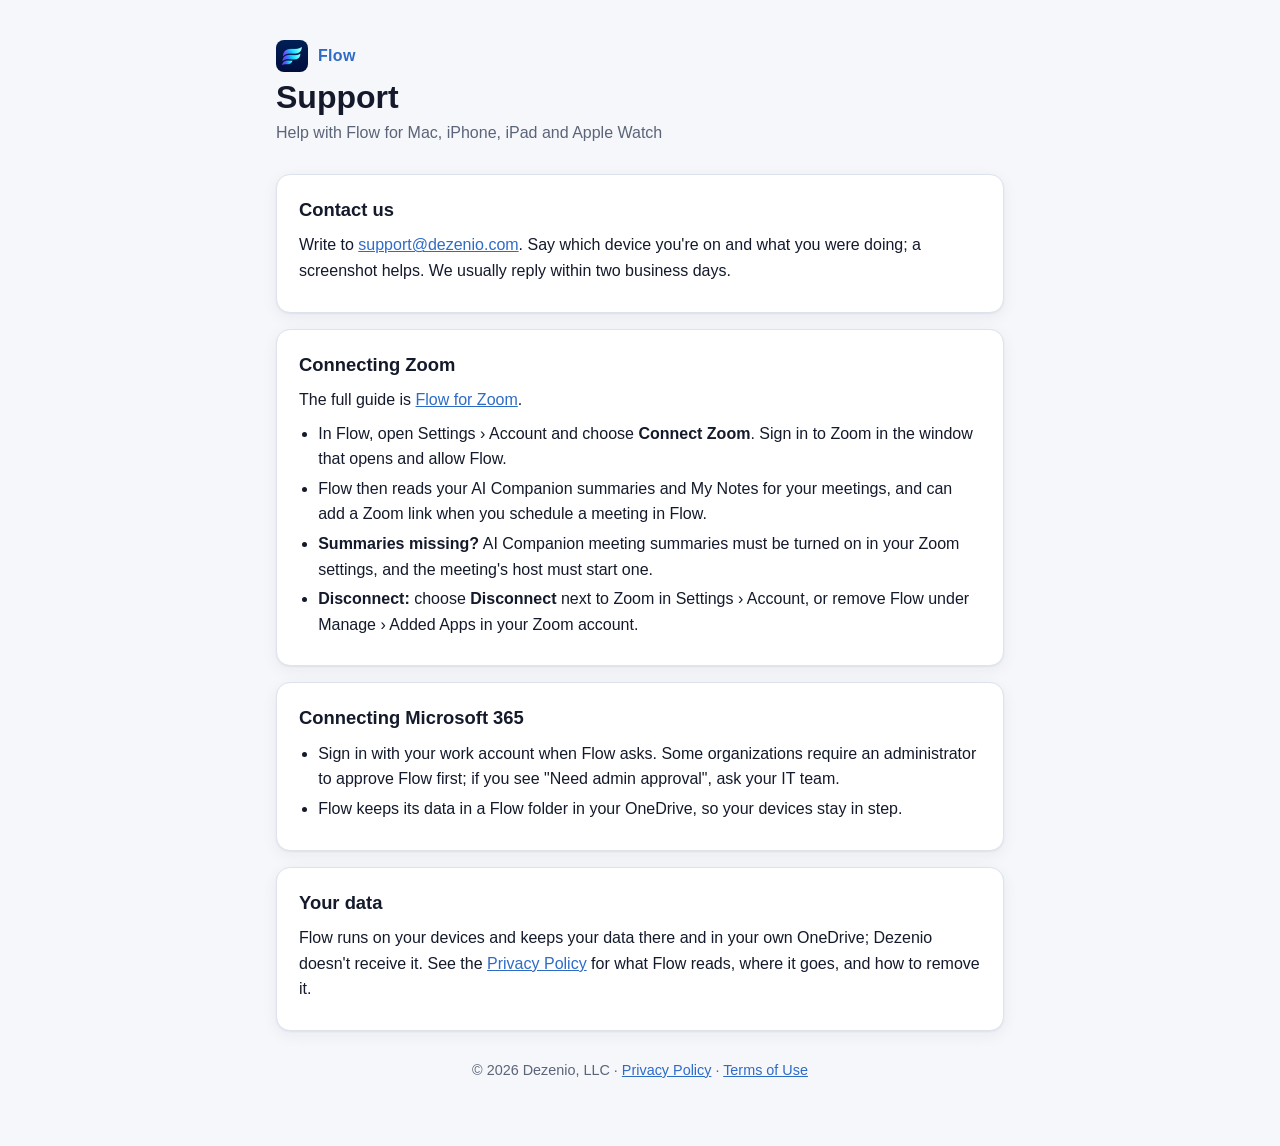
<file: index.html>
<!doctype html>
<html lang="en"><head><meta charset="utf-8">
<meta name="referrer" content="no-referrer">
<meta http-equiv="Content-Security-Policy" content="default-src 'none'; style-src 'self'; img-src 'self'; script-src 'none'; base-uri 'none'; form-action 'none'; object-src 'none'"><title>Flow</title>
<meta http-equiv="refresh" content="0; url=support.html"><link rel="canonical" href="support.html"></head>
<body><a href="support.html">Flow support</a> · <a href="privacy.html">Privacy Policy</a></body></html>
</file>
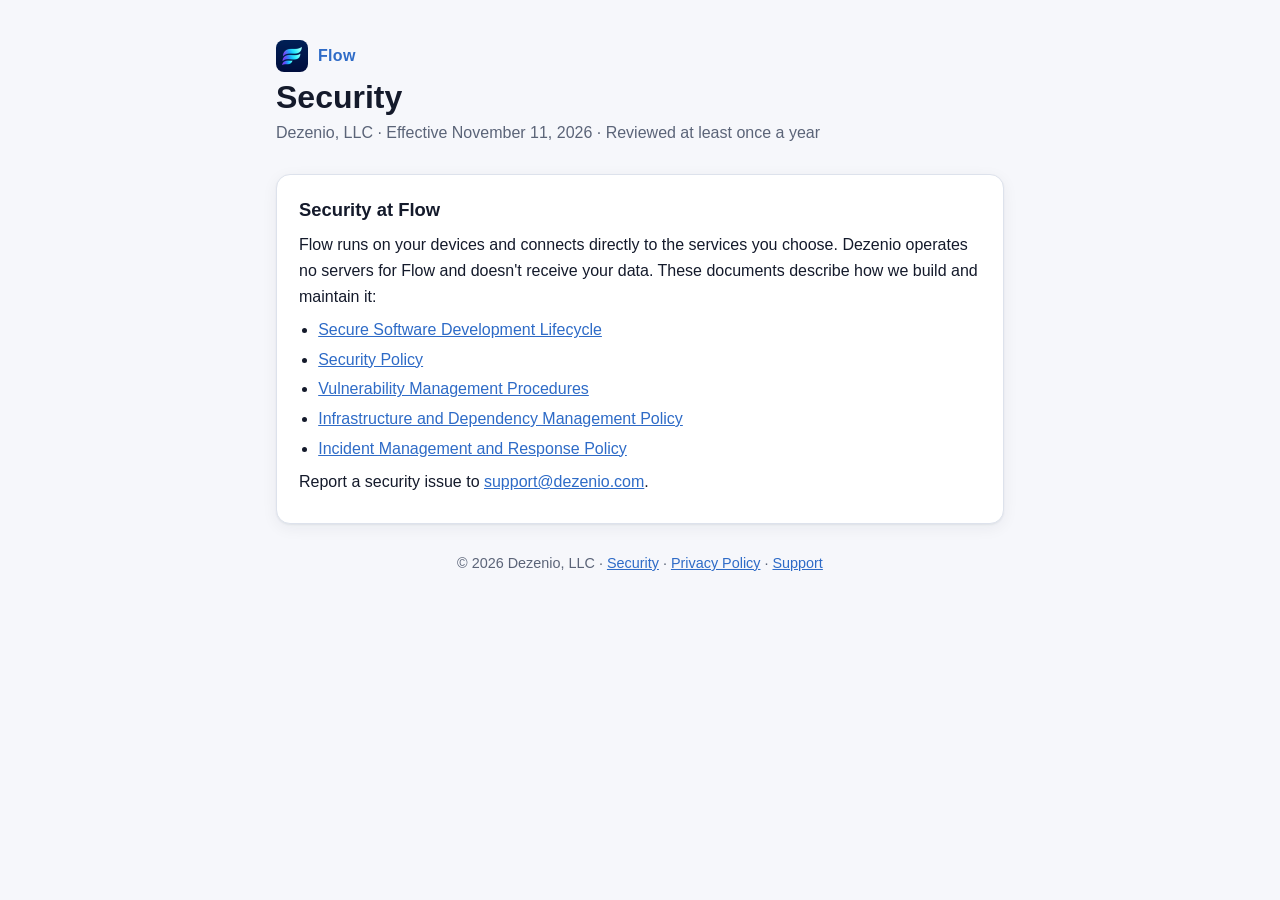
<file: security/index.html>
<!doctype html>
<html lang="en">
<head>
<meta charset="utf-8">
<meta name="referrer" content="no-referrer">
<meta http-equiv="Content-Security-Policy" content="default-src 'none'; style-src 'self'; img-src 'self'; script-src 'none'; base-uri 'none'; form-action 'none'; object-src 'none'">
<meta name="viewport" content="width=device-width, initial-scale=1">
<link rel="icon" href="../icon-64.png">
<link rel="apple-touch-icon" href="../icon-180.png">
<title>Flow Security</title>
<link rel="stylesheet" href="../flow.css">
</head>
<body>
<main>
<header>
  <div class="brand"><img src="../icon-64.png" alt="" width="32" height="32"> Flow</div>
  <h1>Security</h1>
  <p class="meta">Dezenio, LLC · Effective November 11, 2026 · Reviewed at least once a year</p>
</header>
<section>
  <h2>Security at Flow</h2>
  <p>Flow runs on your devices and connects directly to the services you choose. Dezenio operates no servers for Flow and doesn't receive your data. These documents describe how we build and maintain it:</p>
  <ul>
    <li><a href="ssdlc">Secure Software Development Lifecycle</a></li>
    <li><a href="security-policy">Security Policy</a></li>
    <li><a href="vulnerability-management">Vulnerability Management Procedures</a></li>
    <li><a href="dependency-management">Infrastructure and Dependency Management Policy</a></li>
    <li><a href="incident-response">Incident Management and Response Policy</a></li>
  </ul>
  <p>Report a security issue to <a href="mailto:support@dezenio.com">support@dezenio.com</a>.</p>
</section>

<footer>© 2026 Dezenio, LLC · <a href="./">Security</a> · <a href="../privacy">Privacy Policy</a> · <a href="../support">Support</a></footer>
</main>
</body>
</html>
</file>
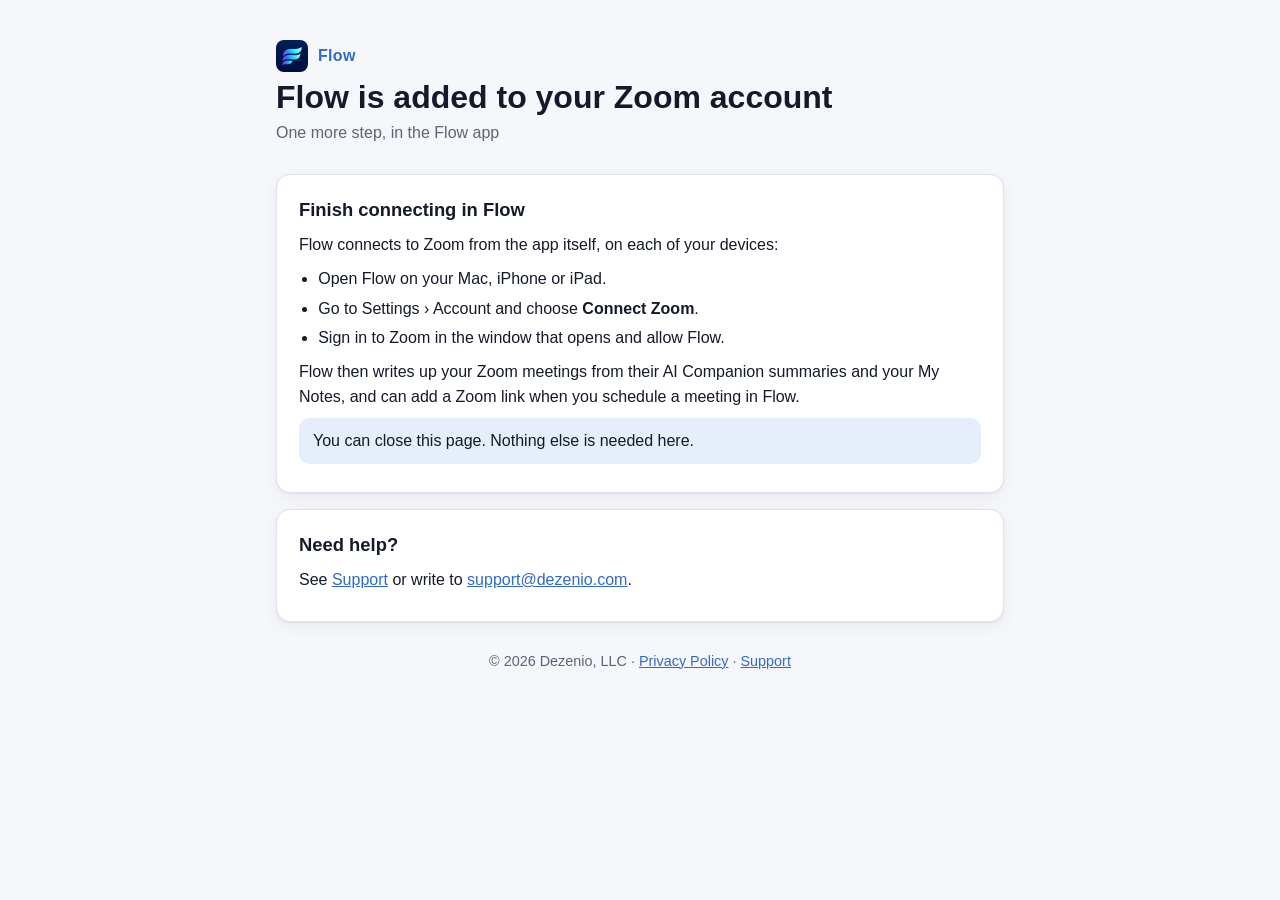
<file: zoom-auth/index.html>
<!doctype html>
<html lang="en">
<head>
<meta charset="utf-8">
<meta http-equiv="Content-Security-Policy" content="default-src 'none'; style-src 'self'; img-src 'self'; script-src 'sha256-W6f67d3V7Sewu71lQyQllf3DorI/m8Qpx/bbJ9abc40='; base-uri 'none'; form-action 'none'; object-src 'none'">
<meta name="viewport" content="width=device-width, initial-scale=1">
<meta name="referrer" content="no-referrer">
<link rel="icon" href="../icon-64.png">
<link rel="apple-touch-icon" href="../icon-180.png">
<title>Flow Added to Zoom</title>
<link rel="stylesheet" href="../flow.css">
</head>
<body>
<main>
<header>
  <div class="brand"><img src="../icon-64.png" alt="" width="32" height="32"> Flow</div>
  <h1>Flow is added to your Zoom account</h1>
  <p class="meta">One more step, in the Flow app</p>
</header>

<section>
  <h2>Finish connecting in Flow</h2>
  <p>Flow connects to Zoom from the app itself, on each of your devices:</p>
  <ul>
    <li>Open Flow on your Mac, iPhone or iPad.</li>
    <li>Go to Settings › Account and choose <strong>Connect Zoom</strong>.</li>
    <li>Sign in to Zoom in the window that opens and allow Flow.</li>
  </ul>
  <p>Flow then writes up your Zoom meetings from their AI Companion summaries and your My Notes,
  and can add a Zoom link when you schedule a meeting in Flow.</p>
  <p class="note">You can close this page. Nothing else is needed here.</p>
</section>

<section>
  <h2>Need help?</h2>
  <p>See <a href="../support">Support</a> or write to
  <a href="mailto:support@dezenio.com">support@dezenio.com</a>.</p>
</section>

<footer>© 2026 Dezenio, LLC · <a href="../privacy">Privacy Policy</a> · <a href="../support">Support</a></footer>
</main>
<script>
  // Drop the one-time code from the address bar and history; Flow doesn't use it.
  if (location.search) history.replaceState(null, "", location.pathname);
</script>
</body>
</html>
</file>
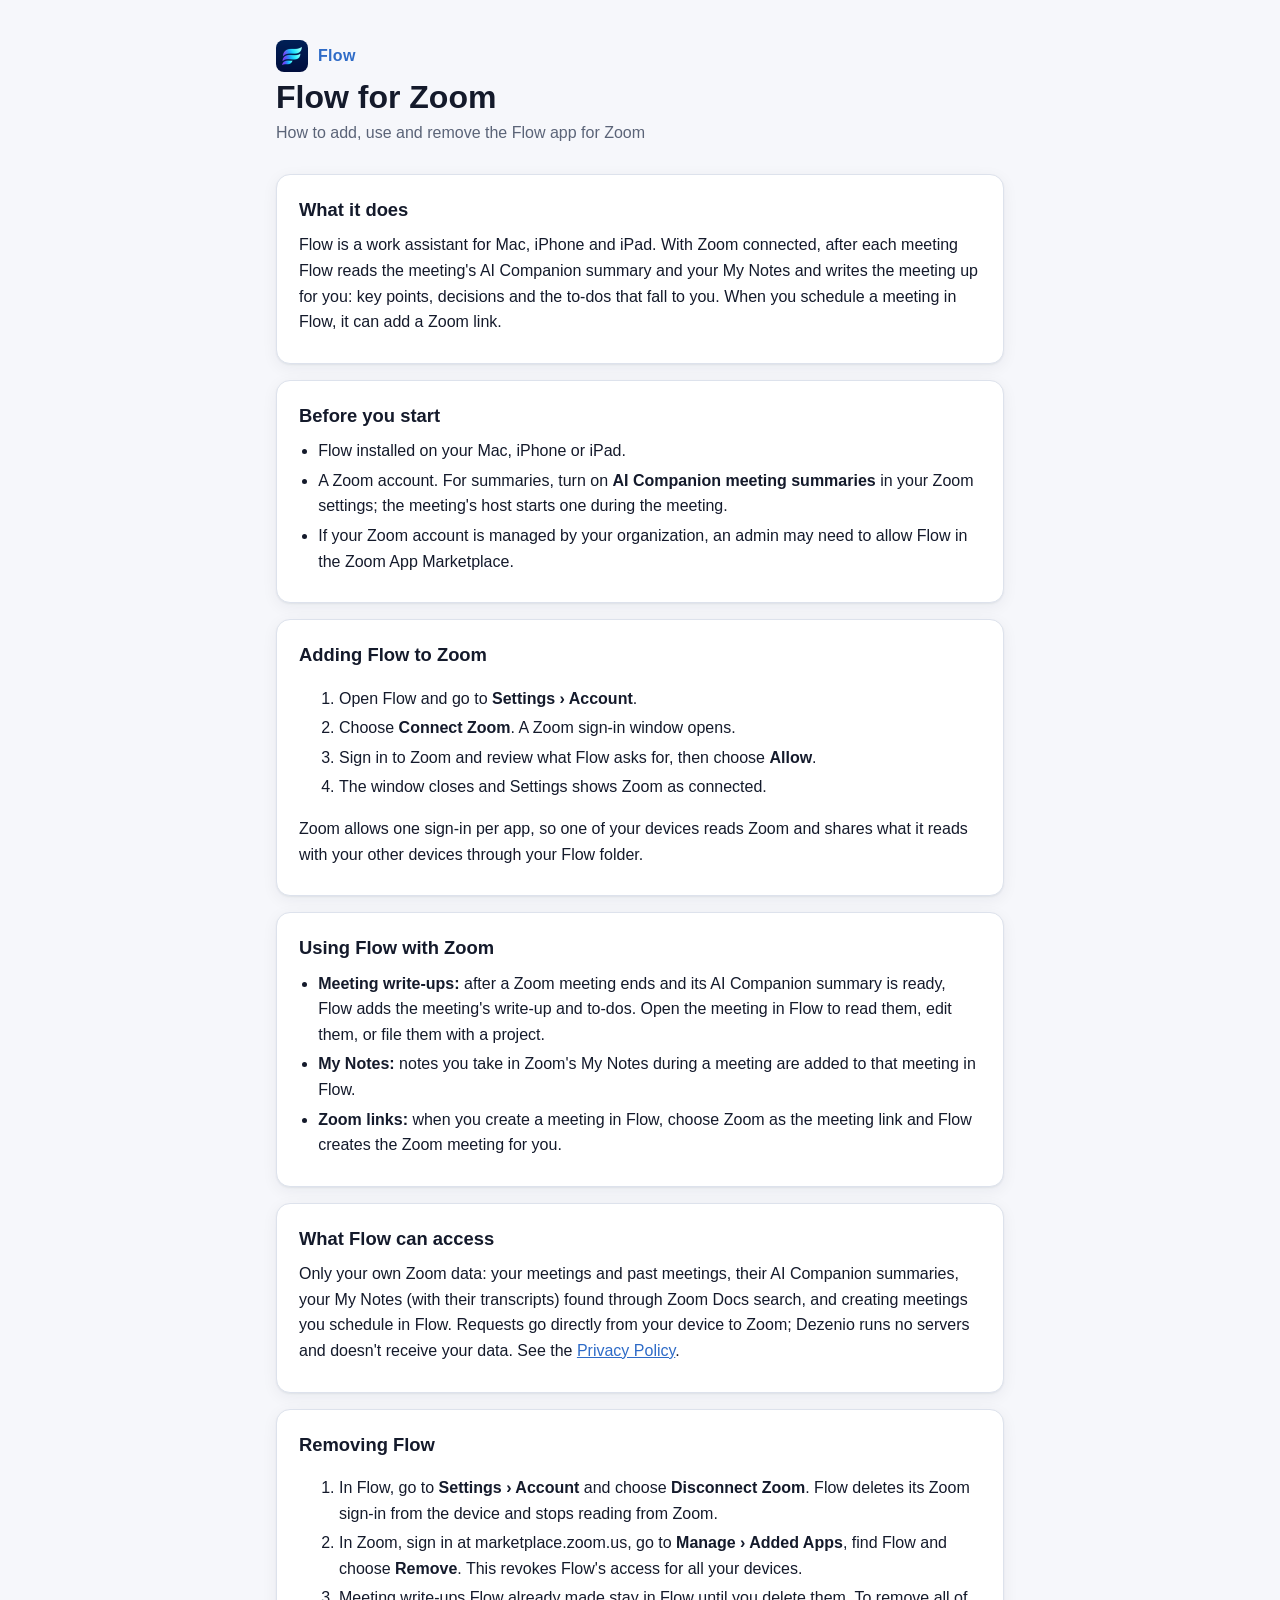
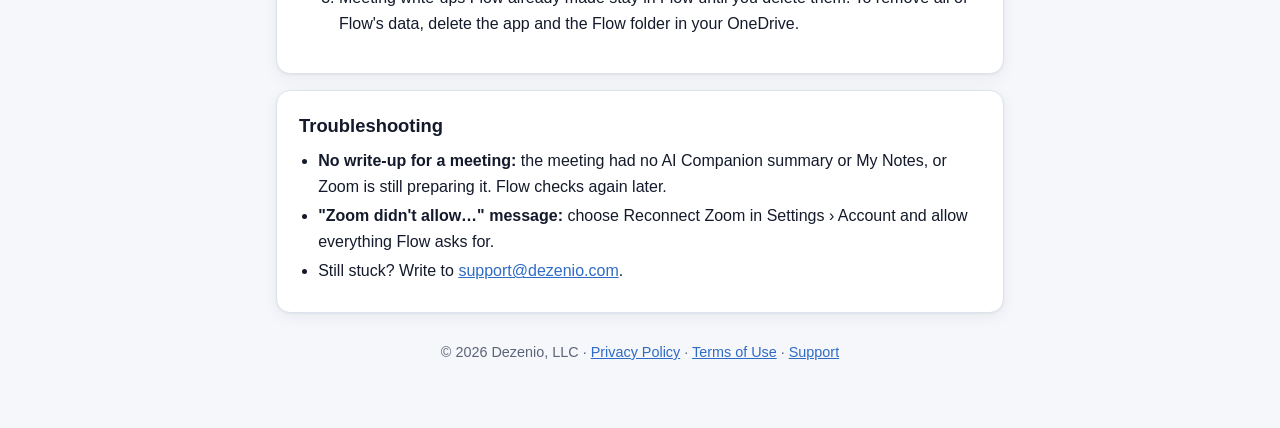
<file: zoom/index.html>
<!doctype html>
<html lang="en">
<head>
<meta charset="utf-8">
<meta name="referrer" content="no-referrer">
<meta http-equiv="Content-Security-Policy" content="default-src 'none'; style-src 'self'; img-src 'self'; script-src 'none'; base-uri 'none'; form-action 'none'; object-src 'none'">
<meta name="viewport" content="width=device-width, initial-scale=1">
<link rel="icon" href="../icon-64.png">
<link rel="apple-touch-icon" href="../icon-180.png">
<title>Flow for Zoom</title>
<link rel="stylesheet" href="../flow.css">
</head>
<body>
<main>
<header>
  <div class="brand"><img src="../icon-64.png" alt="" width="32" height="32"> Flow</div>
  <h1>Flow for Zoom</h1>
  <p class="meta">How to add, use and remove the Flow app for Zoom</p>
</header>

<section>
  <h2>What it does</h2>
  <p>Flow is a work assistant for Mac, iPhone and iPad. With Zoom connected, after each meeting
  Flow reads the meeting's AI Companion summary and your My Notes and writes the meeting up for
  you: key points, decisions and the to-dos that fall to you. When you schedule a meeting in Flow,
  it can add a Zoom link.</p>
</section>

<section>
  <h2>Before you start</h2>
  <ul>
    <li>Flow installed on your Mac, iPhone or iPad.</li>
    <li>A Zoom account. For summaries, turn on <strong>AI Companion meeting summaries</strong> in
    your Zoom settings; the meeting's host starts one during the meeting.</li>
    <li>If your Zoom account is managed by your organization, an admin may need to allow Flow in
    the Zoom App Marketplace.</li>
  </ul>
</section>

<section>
  <h2>Adding Flow to Zoom</h2>
  <ol>
    <li>Open Flow and go to <strong>Settings › Account</strong>.</li>
    <li>Choose <strong>Connect Zoom</strong>. A Zoom sign-in window opens.</li>
    <li>Sign in to Zoom and review what Flow asks for, then choose <strong>Allow</strong>.</li>
    <li>The window closes and Settings shows Zoom as connected.</li>
  </ol>
  <p>Zoom allows one sign-in per app, so one of your devices reads Zoom and shares what it reads
  with your other devices through your Flow folder.</p>
</section>

<section>
  <h2>Using Flow with Zoom</h2>
  <ul>
    <li><strong>Meeting write-ups:</strong> after a Zoom meeting ends and its AI Companion summary
    is ready, Flow adds the meeting's write-up and to-dos. Open the meeting in Flow to read them,
    edit them, or file them with a project.</li>
    <li><strong>My Notes:</strong> notes you take in Zoom's My Notes during a meeting are added to
    that meeting in Flow.</li>
    <li><strong>Zoom links:</strong> when you create a meeting in Flow, choose Zoom as the meeting
    link and Flow creates the Zoom meeting for you.</li>
  </ul>
</section>

<section>
  <h2>What Flow can access</h2>
  <p>Only your own Zoom data: your meetings and past meetings, their AI Companion summaries, your
  My Notes (with their transcripts) found through Zoom Docs search, and creating meetings you
  schedule in Flow. Requests go directly from your device to Zoom; Dezenio runs no servers and
  doesn't receive your data. See the <a href="../privacy">Privacy Policy</a>.</p>
</section>

<section>
  <h2>Removing Flow</h2>
  <ol>
    <li>In Flow, go to <strong>Settings › Account</strong> and choose <strong>Disconnect Zoom</strong>.
    Flow deletes its Zoom sign-in from the device and stops reading from Zoom.</li>
    <li>In Zoom, sign in at marketplace.zoom.us, go to <strong>Manage › Added Apps</strong>, find
    Flow and choose <strong>Remove</strong>. This revokes Flow's access for all your devices.</li>
    <li>Meeting write-ups Flow already made stay in Flow until you delete them. To remove all of
    Flow's data, delete the app and the Flow folder in your OneDrive.</li>
  </ol>
</section>

<section>
  <h2>Troubleshooting</h2>
  <ul>
    <li><strong>No write-up for a meeting:</strong> the meeting had no AI Companion summary or My
    Notes, or Zoom is still preparing it. Flow checks again later.</li>
    <li><strong>"Zoom didn't allow…" message:</strong> choose Reconnect Zoom in Settings › Account
    and allow everything Flow asks for.</li>
    <li>Still stuck? Write to <a href="mailto:support@dezenio.com">support@dezenio.com</a>.</li>
  </ul>
</section>

<footer>© 2026 Dezenio, LLC · <a href="../privacy">Privacy Policy</a> · <a href="../terms">Terms of Use</a> · <a href="../support">Support</a></footer>
</main>
</body>
</html>
</file>
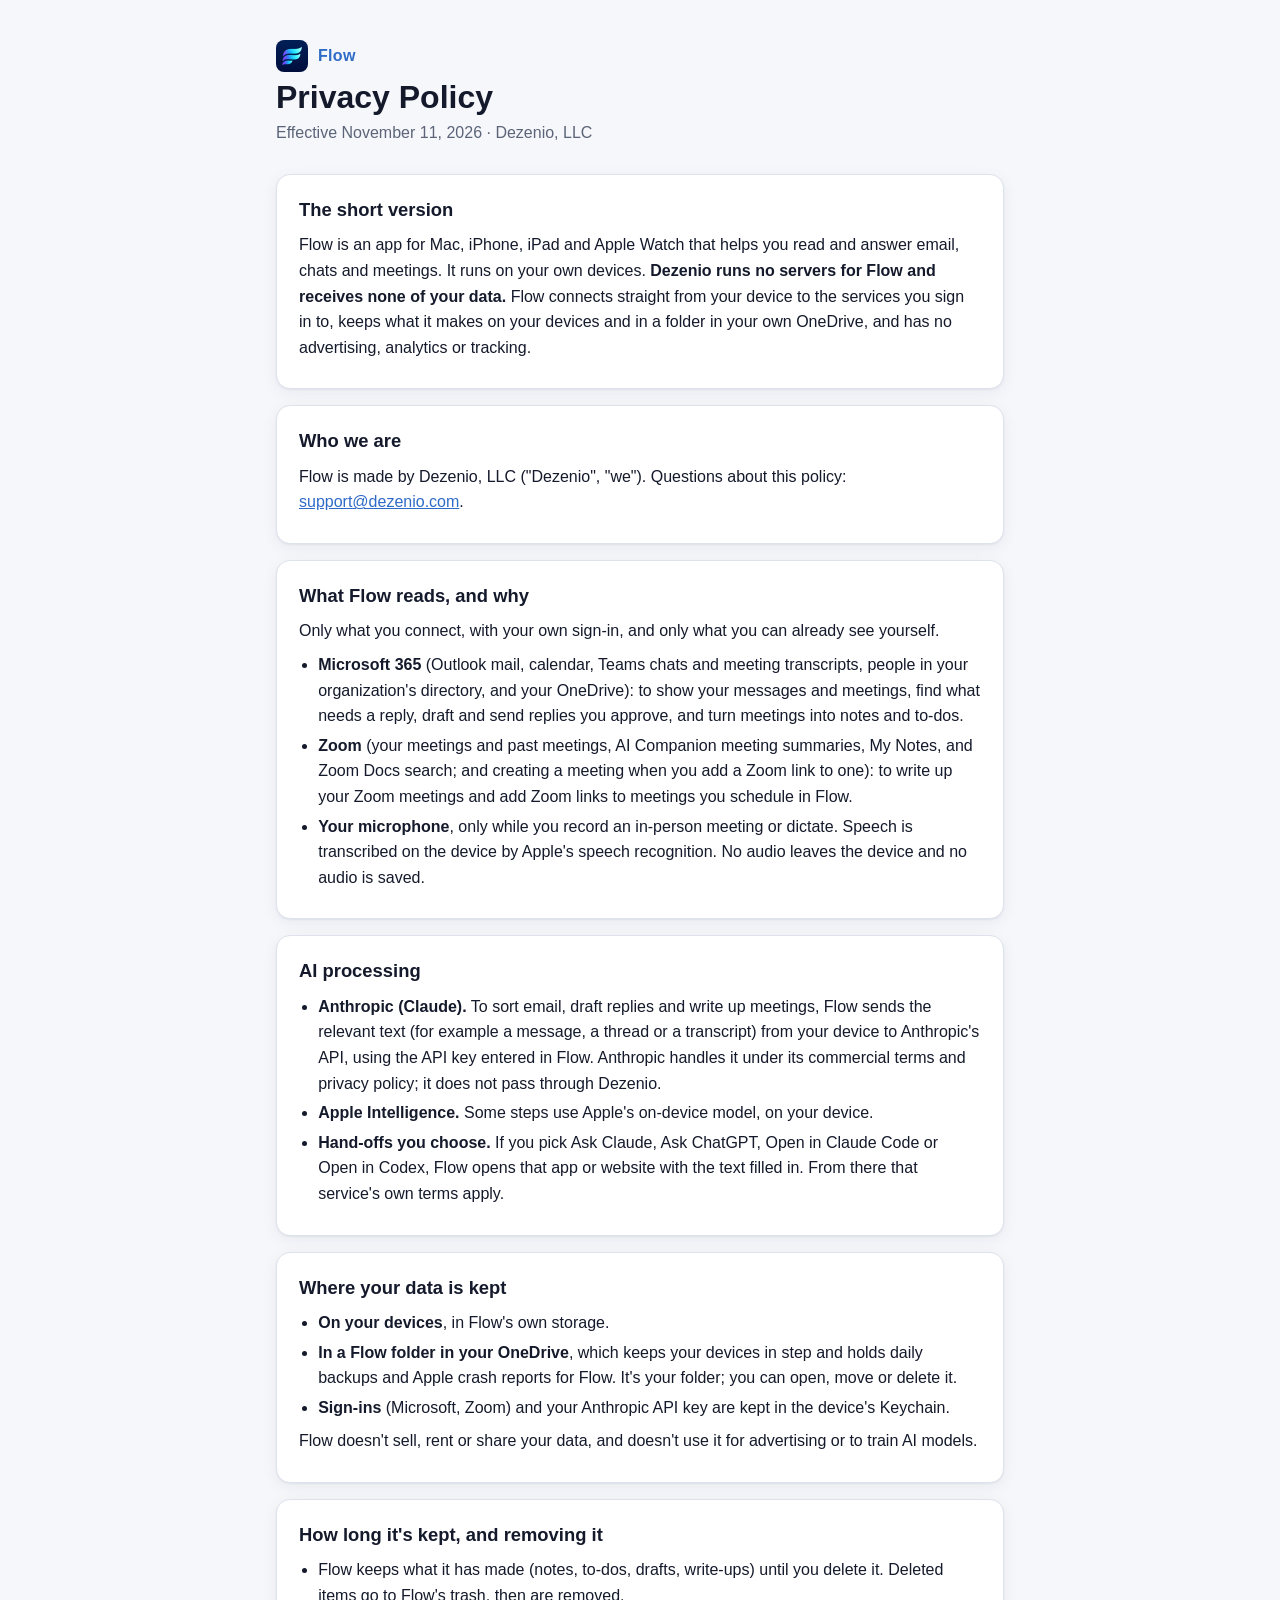
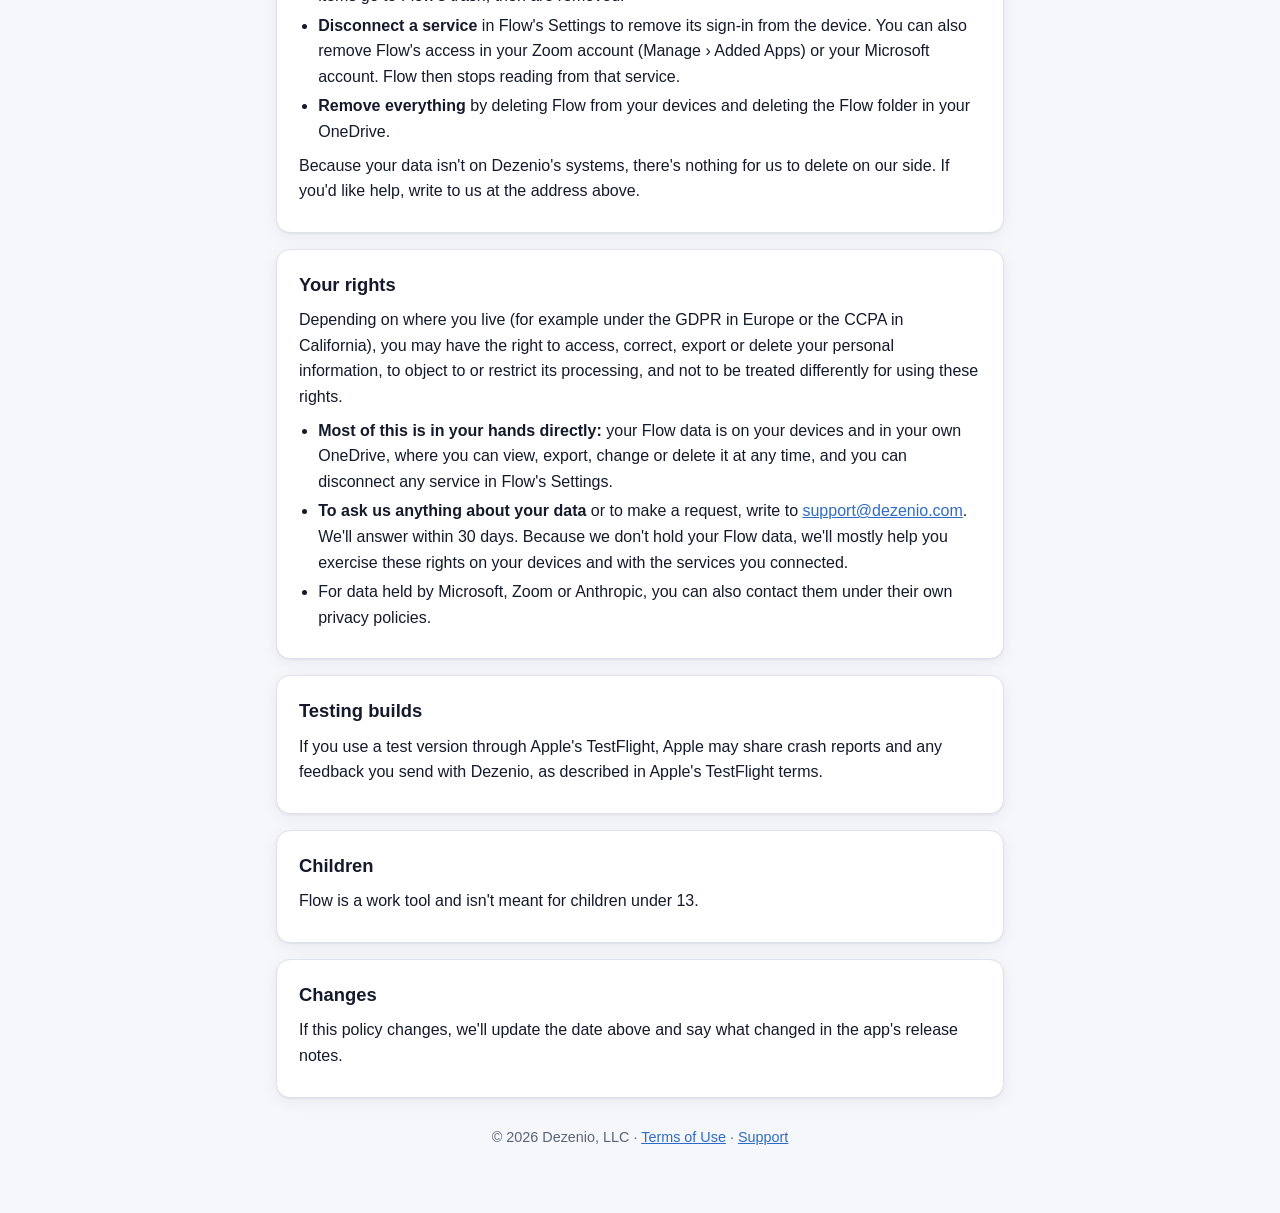
<file: privacy.html>
<!doctype html>
<html lang="en">
<head>
<meta charset="utf-8">
<meta name="referrer" content="no-referrer">
<meta http-equiv="Content-Security-Policy" content="default-src 'none'; style-src 'self'; img-src 'self'; script-src 'none'; base-uri 'none'; form-action 'none'; object-src 'none'">
<meta name="viewport" content="width=device-width, initial-scale=1">
<link rel="icon" href="icon-64.png">
<link rel="apple-touch-icon" href="icon-180.png">
<title>Flow Privacy Policy</title>
<link rel="stylesheet" href="flow.css">
</head>
<body>
<main>
<header>
  <div class="brand"><img src="icon-64.png" alt="" width="32" height="32"> Flow</div>
  <h1>Privacy Policy</h1>
  <p class="meta">Effective November 11, 2026 · Dezenio, LLC</p>
</header>

<section>
  <h2>The short version</h2>
  <p>Flow is an app for Mac, iPhone, iPad and Apple Watch that helps you read and answer email,
  chats and meetings. It runs on your own devices. <strong>Dezenio runs no servers for Flow and
  receives none of your data.</strong> Flow connects straight from your device to the services
  you sign in to, keeps what it makes on your devices and in a folder in your own OneDrive, and
  has no advertising, analytics or tracking.</p>
</section>

<section>
  <h2>Who we are</h2>
  <p>Flow is made by Dezenio, LLC ("Dezenio", "we"). Questions about this policy:
  <a href="mailto:support@dezenio.com">support@dezenio.com</a>.</p>
</section>

<section>
  <h2>What Flow reads, and why</h2>
  <p>Only what you connect, with your own sign-in, and only what you can already see yourself.</p>
  <ul>
    <li><strong>Microsoft 365</strong> (Outlook mail, calendar, Teams chats and meeting
    transcripts, people in your organization's directory, and your OneDrive): to show your
    messages and meetings, find what needs a reply, draft and send replies you approve, and turn
    meetings into notes and to-dos.</li>
    <li><strong>Zoom</strong> (your meetings and past meetings, AI Companion meeting summaries,
    My Notes, and Zoom Docs search; and creating a meeting when you add a Zoom link to one): to
    write up your Zoom meetings and add Zoom links to meetings you schedule in Flow.</li>
    <li><strong>Your microphone</strong>, only while you record an in-person meeting or dictate.
    Speech is transcribed on the device by Apple's speech recognition. No audio leaves the
    device and no audio is saved.</li>
  </ul>
</section>

<section>
  <h2>AI processing</h2>
  <ul>
    <li><strong>Anthropic (Claude).</strong> To sort email, draft replies and write up meetings,
    Flow sends the relevant text (for example a message, a thread or a transcript) from your
    device to Anthropic's API, using the API key entered in Flow. Anthropic handles it under its
    commercial terms and privacy policy; it does not pass through Dezenio.</li>
    <li><strong>Apple Intelligence.</strong> Some steps use Apple's on-device model, on your
    device.</li>
    <li><strong>Hand-offs you choose.</strong> If you pick Ask Claude, Ask ChatGPT, Open in Claude Code
    or Open in Codex, Flow opens that app or website with the text filled in. From there that
    service's own terms apply.</li>
  </ul>
</section>

<section>
  <h2>Where your data is kept</h2>
  <ul>
    <li><strong>On your devices</strong>, in Flow's own storage.</li>
    <li><strong>In a Flow folder in your OneDrive</strong>, which keeps your devices in step and
    holds daily backups and Apple crash reports for Flow. It's your folder; you can open, move or
    delete it.</li>
    <li><strong>Sign-ins</strong> (Microsoft, Zoom) and your Anthropic API key are kept in the
    device's Keychain.</li>
  </ul>
  <p>Flow doesn't sell, rent or share your data, and doesn't use it for advertising or to train
  AI models.</p>
</section>

<section>
  <h2>How long it's kept, and removing it</h2>
  <ul>
    <li>Flow keeps what it has made (notes, to-dos, drafts, write-ups) until you delete it.
    Deleted items go to Flow's trash, then are removed.</li>
    <li><strong>Disconnect a service</strong> in Flow's Settings to remove its sign-in from the
    device. You can also remove Flow's access in your Zoom account (Manage › Added Apps) or your
    Microsoft account. Flow then stops reading from that service.</li>
    <li><strong>Remove everything</strong> by deleting Flow from your devices and deleting the
    Flow folder in your OneDrive.</li>
  </ul>
  <p>Because your data isn't on Dezenio's systems, there's nothing for us to delete on our side.
  If you'd like help, write to us at the address above.</p>
</section>

<section>
  <h2>Your rights</h2>
  <p>Depending on where you live (for example under the GDPR in Europe or the CCPA in California),
  you may have the right to access, correct, export or delete your personal information, to object
  to or restrict its processing, and not to be treated differently for using these rights.</p>
  <ul>
    <li><strong>Most of this is in your hands directly:</strong> your Flow data is on your devices
    and in your own OneDrive, where you can view, export, change or delete it at any time, and you
    can disconnect any service in Flow's Settings.</li>
    <li><strong>To ask us anything about your data</strong> or to make a request, write to
    <a href="mailto:support@dezenio.com">support@dezenio.com</a>. We'll answer within 30 days.
    Because we don't hold your Flow data, we'll mostly help you exercise these rights on your
    devices and with the services you connected.</li>
    <li>For data held by Microsoft, Zoom or Anthropic, you can also contact them under their own
    privacy policies.</li>
  </ul>
</section>

<section>
  <h2>Testing builds</h2>
  <p>If you use a test version through Apple's TestFlight, Apple may share crash reports and
  any feedback you send with Dezenio, as described in Apple's TestFlight terms.</p>
</section>

<section>
  <h2>Children</h2>
  <p>Flow is a work tool and isn't meant for children under 13.</p>
</section>

<section>
  <h2>Changes</h2>
  <p>If this policy changes, we'll update the date above and say what changed in the app's
  release notes.</p>
</section>

<footer>© 2026 Dezenio, LLC · <a href="terms">Terms of Use</a> · <a href="support">Support</a></footer>
</main>
</body>
</html>
</file>
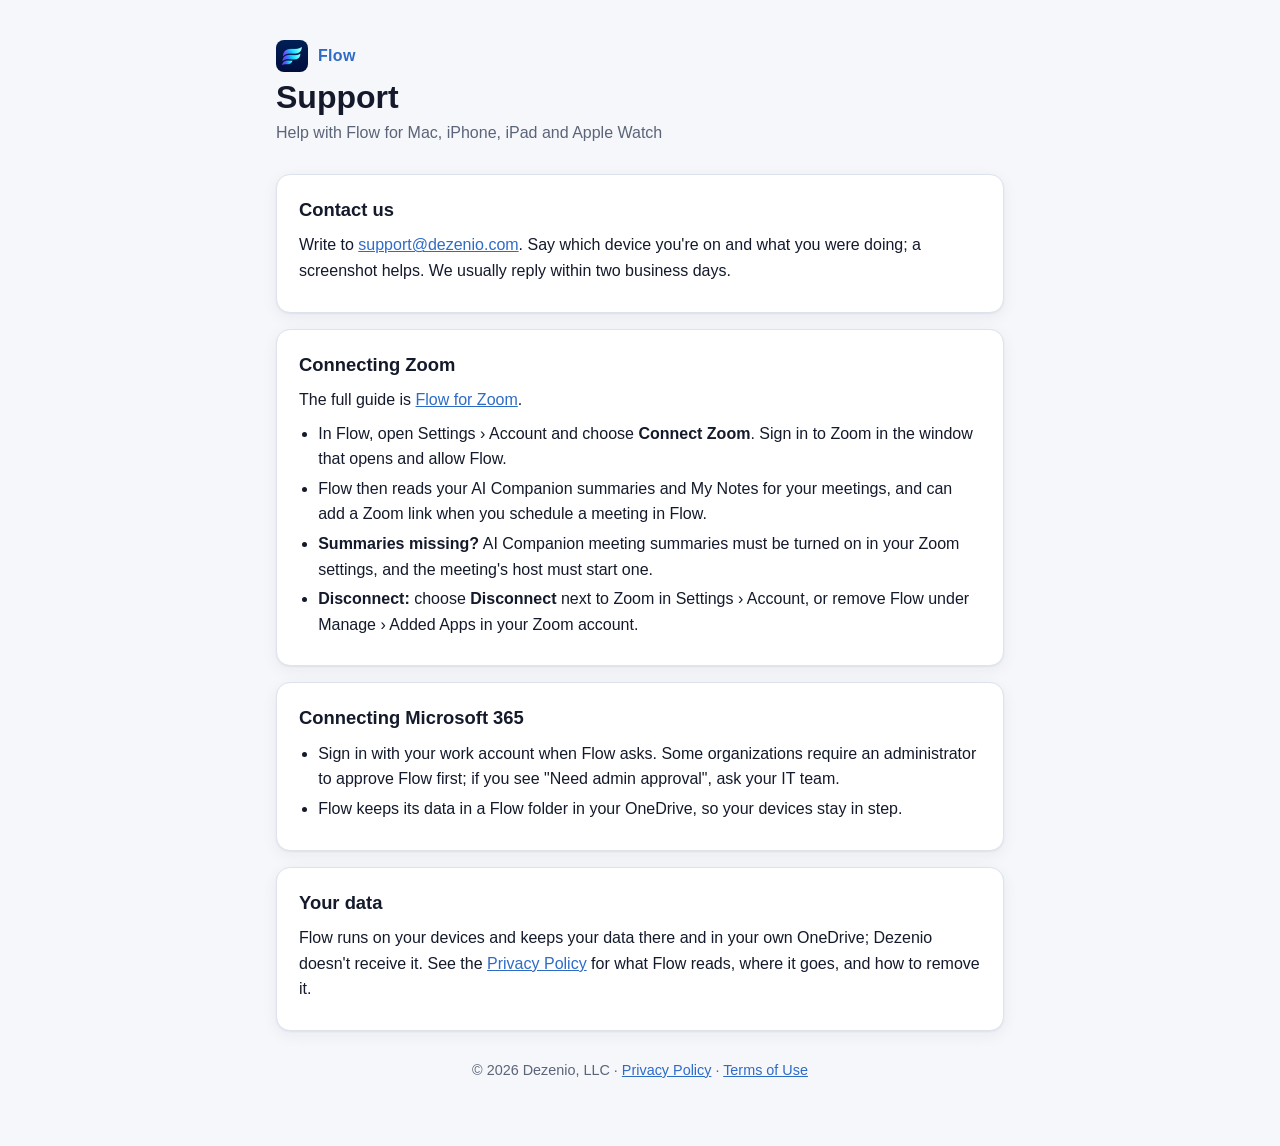
<file: support.html>
<!doctype html>
<html lang="en">
<head>
<meta charset="utf-8">
<meta name="referrer" content="no-referrer">
<meta http-equiv="Content-Security-Policy" content="default-src 'none'; style-src 'self'; img-src 'self'; script-src 'none'; base-uri 'none'; form-action 'none'; object-src 'none'">
<meta name="viewport" content="width=device-width, initial-scale=1">
<link rel="icon" href="icon-64.png">
<link rel="apple-touch-icon" href="icon-180.png">
<title>Flow Support</title>
<link rel="stylesheet" href="flow.css">
</head>
<body>
<main>
<header>
  <div class="brand"><img src="icon-64.png" alt="" width="32" height="32"> Flow</div>
  <h1>Support</h1>
  <p class="meta">Help with Flow for Mac, iPhone, iPad and Apple Watch</p>
</header>

<section>
  <h2>Contact us</h2>
  <p>Write to <a href="mailto:support@dezenio.com">support@dezenio.com</a>. Say which device you're on and
  what you were doing; a screenshot helps. We usually reply within two business days.</p>
</section>

<section>
  <h2>Connecting Zoom</h2>
  <p>The full guide is <a href="zoom/">Flow for Zoom</a>.</p>
  <ul>
    <li>In Flow, open Settings › Account and choose <strong>Connect Zoom</strong>. Sign in to
    Zoom in the window that opens and allow Flow.</li>
    <li>Flow then reads your AI Companion summaries and My Notes for your meetings, and can add a
    Zoom link when you schedule a meeting in Flow.</li>
    <li><strong>Summaries missing?</strong> AI Companion meeting summaries must be turned on in
    your Zoom settings, and the meeting's host must start one.</li>
    <li><strong>Disconnect:</strong> choose <strong>Disconnect</strong> next to Zoom in Settings › Account, or remove Flow under
    Manage › Added Apps in your Zoom account.</li>
  </ul>
</section>

<section>
  <h2>Connecting Microsoft 365</h2>
  <ul>
    <li>Sign in with your work account when Flow asks. Some organizations require an
    administrator to approve Flow first; if you see "Need admin approval", ask your IT team.</li>
    <li>Flow keeps its data in a Flow folder in your OneDrive, so your devices stay in step.</li>
  </ul>
</section>

<section>
  <h2>Your data</h2>
  <p>Flow runs on your devices and keeps your data there and in your own OneDrive; Dezenio
  doesn't receive it. See the <a href="privacy.html">Privacy Policy</a> for what Flow reads,
  where it goes, and how to remove it.</p>
</section>

<footer>© 2026 Dezenio, LLC · <a href="privacy">Privacy Policy</a> · <a href="terms">Terms of Use</a></footer>
</main>
</body>
</html>
</file>
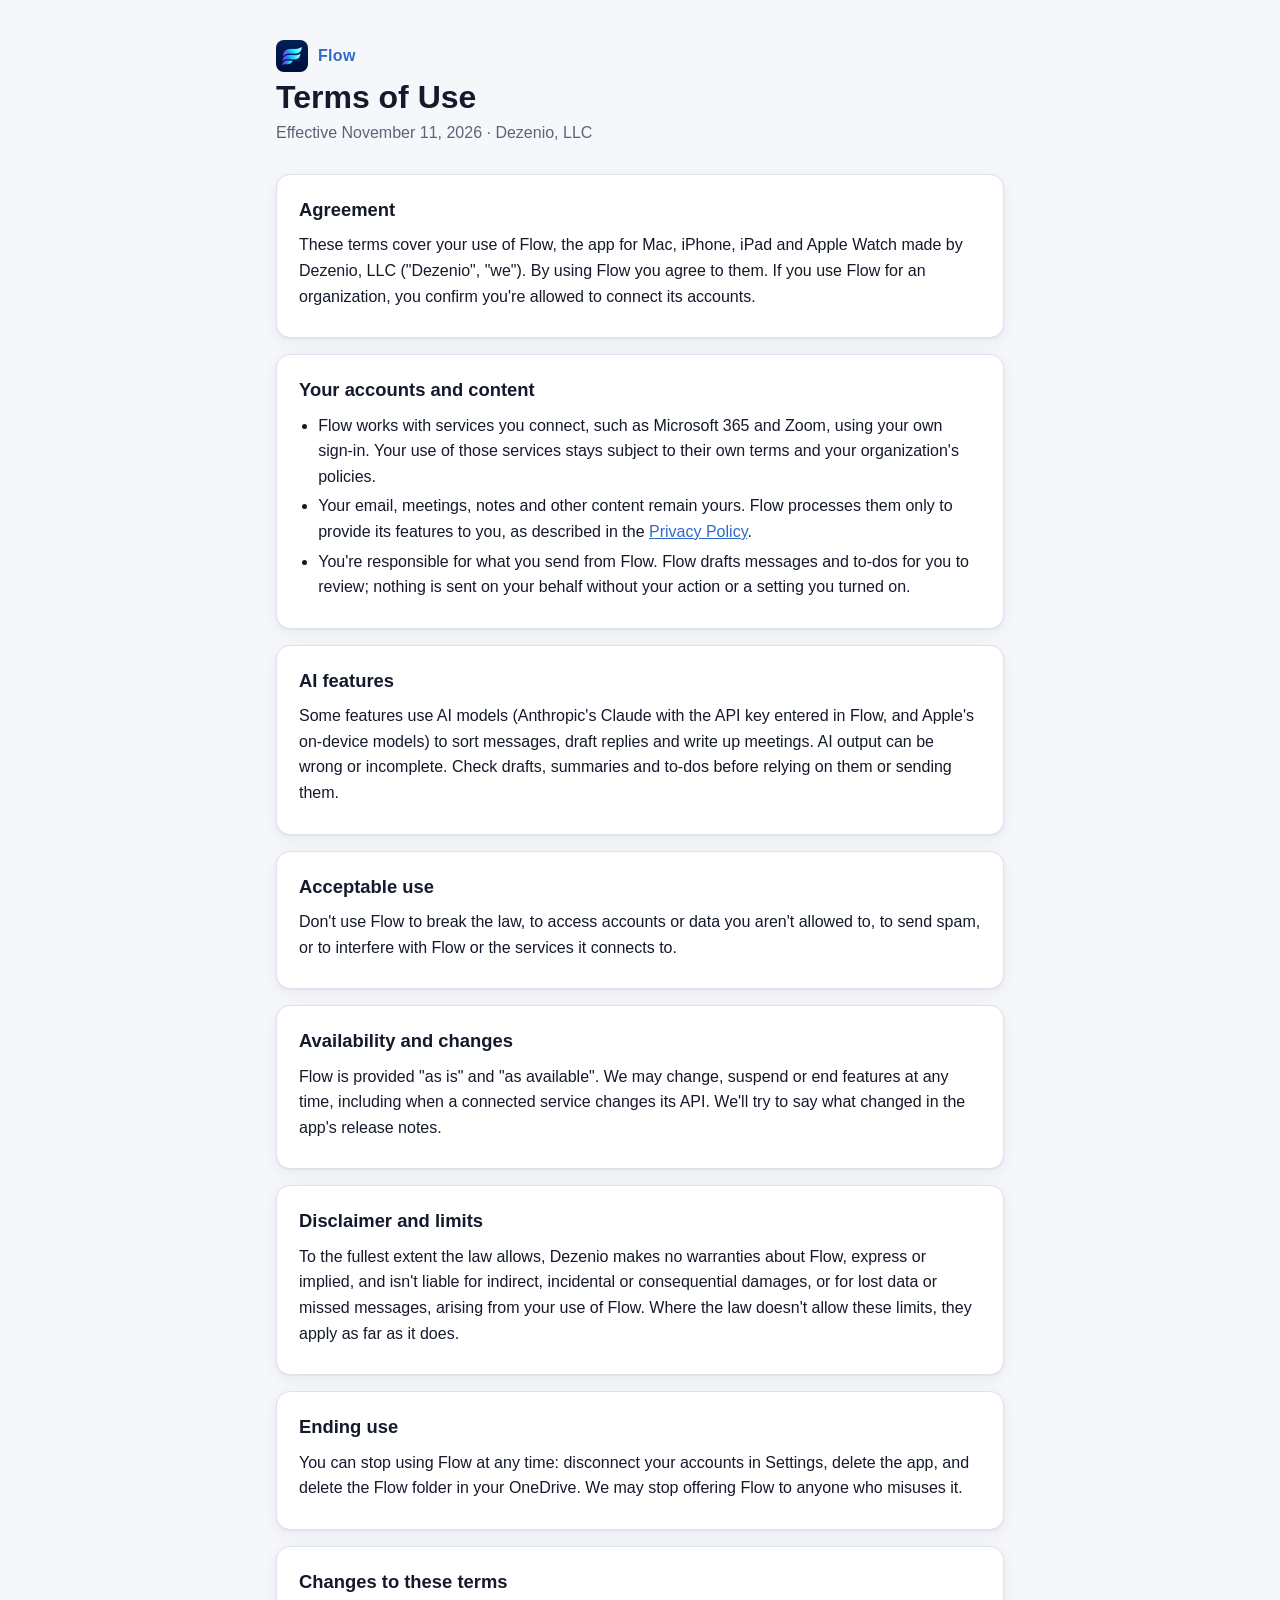
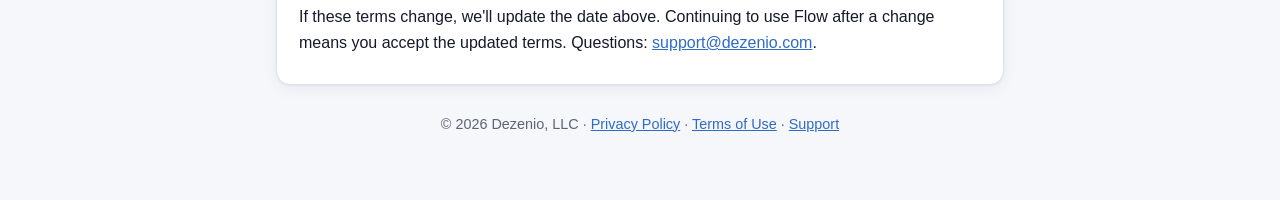
<file: terms.html>
<!doctype html>
<html lang="en">
<head>
<meta charset="utf-8">
<meta name="referrer" content="no-referrer">
<meta http-equiv="Content-Security-Policy" content="default-src 'none'; style-src 'self'; img-src 'self'; script-src 'none'; base-uri 'none'; form-action 'none'; object-src 'none'">
<meta name="viewport" content="width=device-width, initial-scale=1">
<link rel="icon" href="icon-64.png">
<link rel="apple-touch-icon" href="icon-180.png">
<title>Flow Terms of Use</title>
<link rel="stylesheet" href="flow.css">
</head>
<body>
<main>
<header>
  <div class="brand"><img src="icon-64.png" alt="" width="32" height="32"> Flow</div>
  <h1>Terms of Use</h1>
  <p class="meta">Effective November 11, 2026 · Dezenio, LLC</p>
</header>

<section>
  <h2>Agreement</h2>
  <p>These terms cover your use of Flow, the app for Mac, iPhone, iPad and Apple Watch made by
  Dezenio, LLC ("Dezenio", "we"). By using Flow you agree to them. If you use Flow for an
  organization, you confirm you're allowed to connect its accounts.</p>
</section>

<section>
  <h2>Your accounts and content</h2>
  <ul>
    <li>Flow works with services you connect, such as Microsoft 365 and Zoom, using your own
    sign-in. Your use of those services stays subject to their own terms and your organization's
    policies.</li>
    <li>Your email, meetings, notes and other content remain yours. Flow processes them only to
    provide its features to you, as described in the <a href="privacy">Privacy Policy</a>.</li>
    <li>You're responsible for what you send from Flow. Flow drafts messages and to-dos for you to
    review; nothing is sent on your behalf without your action or a setting you turned on.</li>
  </ul>
</section>

<section>
  <h2>AI features</h2>
  <p>Some features use AI models (Anthropic's Claude with the API key entered in Flow, and Apple's
  on-device models) to sort messages, draft replies and write up meetings. AI output can be wrong
  or incomplete. Check drafts, summaries and to-dos before relying on them or sending them.</p>
</section>

<section>
  <h2>Acceptable use</h2>
  <p>Don't use Flow to break the law, to access accounts or data you aren't allowed to, to send
  spam, or to interfere with Flow or the services it connects to.</p>
</section>

<section>
  <h2>Availability and changes</h2>
  <p>Flow is provided "as is" and "as available". We may change, suspend or end features at any
  time, including when a connected service changes its API. We'll try to say what changed in the
  app's release notes.</p>
</section>

<section>
  <h2>Disclaimer and limits</h2>
  <p>To the fullest extent the law allows, Dezenio makes no warranties about Flow, express or
  implied, and isn't liable for indirect, incidental or consequential damages, or for lost data or
  missed messages, arising from your use of Flow. Where the law doesn't allow these limits, they
  apply as far as it does.</p>
</section>

<section>
  <h2>Ending use</h2>
  <p>You can stop using Flow at any time: disconnect your accounts in Settings, delete the app, and
  delete the Flow folder in your OneDrive. We may stop offering Flow to anyone who misuses it.</p>
</section>

<section>
  <h2>Changes to these terms</h2>
  <p>If these terms change, we'll update the date above. Continuing to use Flow after a change means
  you accept the updated terms. Questions: <a href="mailto:support@dezenio.com">support@dezenio.com</a>.</p>
</section>

<footer>© 2026 Dezenio, LLC · <a href="privacy">Privacy Policy</a> · <a href="terms">Terms of Use</a> · <a href="support">Support</a></footer>
</main>
</body>
</html>
</file>
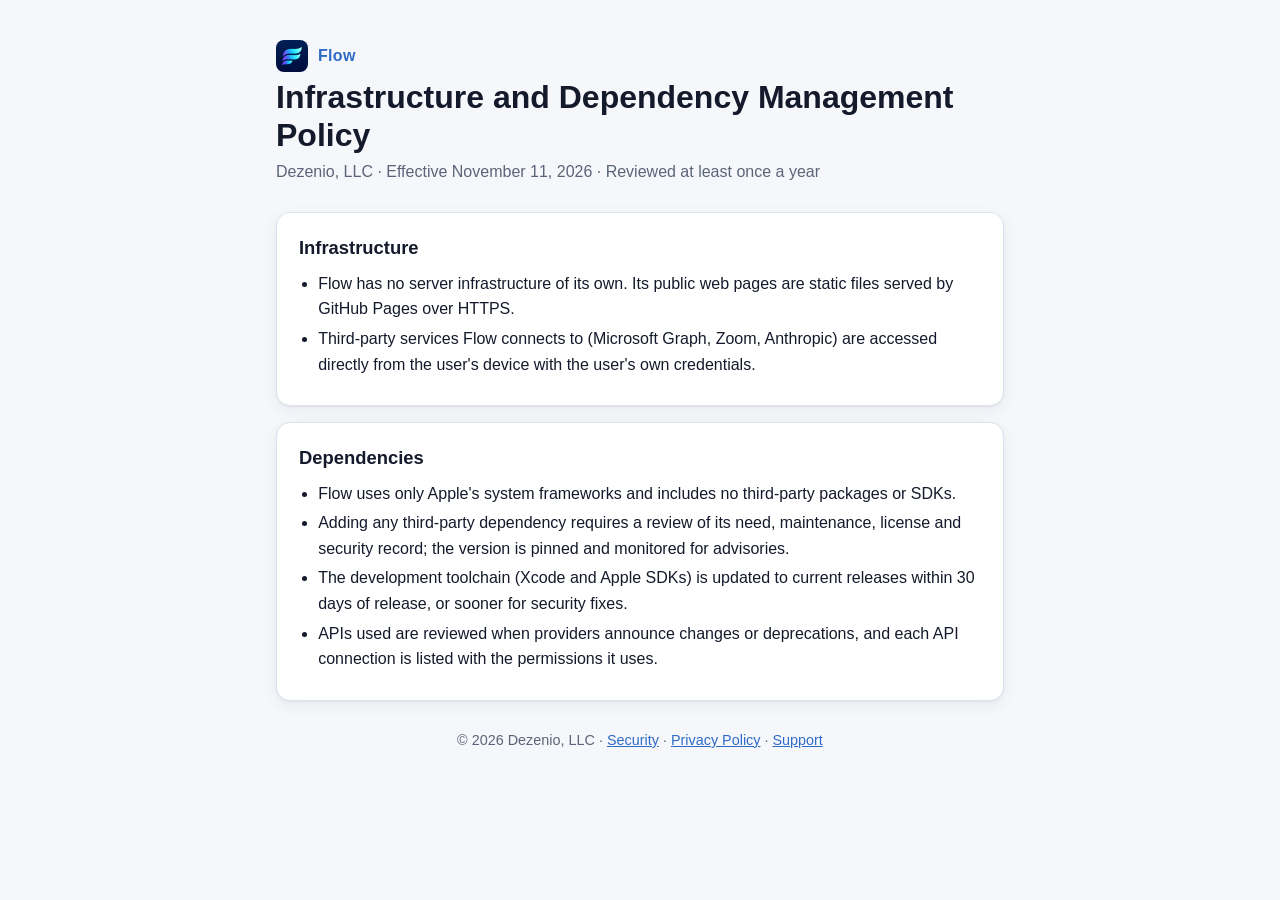
<file: security/dependency-management.html>
<!doctype html>
<html lang="en">
<head>
<meta charset="utf-8">
<meta name="referrer" content="no-referrer">
<meta http-equiv="Content-Security-Policy" content="default-src 'none'; style-src 'self'; img-src 'self'; script-src 'none'; base-uri 'none'; form-action 'none'; object-src 'none'">
<meta name="viewport" content="width=device-width, initial-scale=1">
<link rel="icon" href="../icon-64.png">
<link rel="apple-touch-icon" href="../icon-180.png">
<title>Flow Dependency Management</title>
<link rel="stylesheet" href="../flow.css">
</head>
<body>
<main>
<header>
  <div class="brand"><img src="../icon-64.png" alt="" width="32" height="32"> Flow</div>
  <h1>Infrastructure and Dependency Management Policy</h1>
  <p class="meta">Dezenio, LLC · Effective November 11, 2026 · Reviewed at least once a year</p>
</header>
<section>
  <h2>Infrastructure</h2>
  <ul>
    <li>Flow has no server infrastructure of its own. Its public web pages are static files served by GitHub Pages over HTTPS.</li>
    <li>Third-party services Flow connects to (Microsoft Graph, Zoom, Anthropic) are accessed directly from the user's device with the user's own credentials.</li>
  </ul>
</section>
<section>
  <h2>Dependencies</h2>
  <ul>
    <li>Flow uses only Apple's system frameworks and includes no third-party packages or SDKs.</li>
    <li>Adding any third-party dependency requires a review of its need, maintenance, license and security record; the version is pinned and monitored for advisories.</li>
    <li>The development toolchain (Xcode and Apple SDKs) is updated to current releases within 30 days of release, or sooner for security fixes.</li>
    <li>APIs used are reviewed when providers announce changes or deprecations, and each API connection is listed with the permissions it uses.</li>
  </ul>
</section>

<footer>© 2026 Dezenio, LLC · <a href="./">Security</a> · <a href="../privacy">Privacy Policy</a> · <a href="../support">Support</a></footer>
</main>
</body>
</html>
</file>
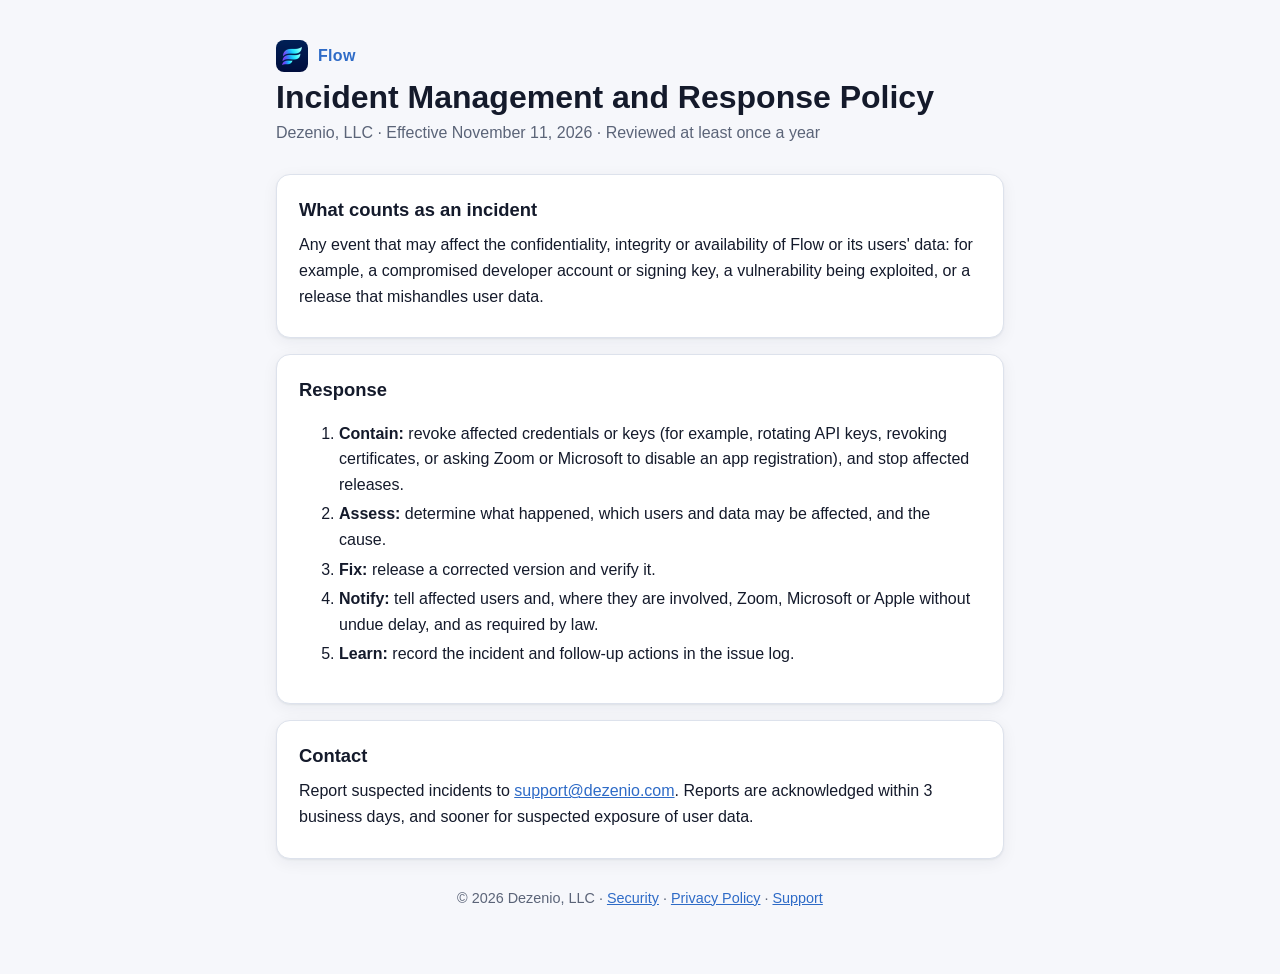
<file: security/incident-response.html>
<!doctype html>
<html lang="en">
<head>
<meta charset="utf-8">
<meta name="referrer" content="no-referrer">
<meta http-equiv="Content-Security-Policy" content="default-src 'none'; style-src 'self'; img-src 'self'; script-src 'none'; base-uri 'none'; form-action 'none'; object-src 'none'">
<meta name="viewport" content="width=device-width, initial-scale=1">
<link rel="icon" href="../icon-64.png">
<link rel="apple-touch-icon" href="../icon-180.png">
<title>Flow Incident Response</title>
<link rel="stylesheet" href="../flow.css">
</head>
<body>
<main>
<header>
  <div class="brand"><img src="../icon-64.png" alt="" width="32" height="32"> Flow</div>
  <h1>Incident Management and Response Policy</h1>
  <p class="meta">Dezenio, LLC · Effective November 11, 2026 · Reviewed at least once a year</p>
</header>
<section>
  <h2>What counts as an incident</h2>
  <p>Any event that may affect the confidentiality, integrity or availability of Flow or its users' data: for example, a compromised developer account or signing key, a vulnerability being exploited, or a release that mishandles user data.</p>
</section>
<section>
  <h2>Response</h2>
  <ol>
    <li><strong>Contain:</strong> revoke affected credentials or keys (for example, rotating API keys, revoking certificates, or asking Zoom or Microsoft to disable an app registration), and stop affected releases.</li>
    <li><strong>Assess:</strong> determine what happened, which users and data may be affected, and the cause.</li>
    <li><strong>Fix:</strong> release a corrected version and verify it.</li>
    <li><strong>Notify:</strong> tell affected users and, where they are involved, Zoom, Microsoft or Apple without undue delay, and as required by law.</li>
    <li><strong>Learn:</strong> record the incident and follow-up actions in the issue log.</li>
  </ol>
</section>
<section>
  <h2>Contact</h2>
  <p>Report suspected incidents to <a href="mailto:support@dezenio.com">support@dezenio.com</a>. Reports are acknowledged within 3 business days, and sooner for suspected exposure of user data.</p>
</section>

<footer>© 2026 Dezenio, LLC · <a href="./">Security</a> · <a href="../privacy">Privacy Policy</a> · <a href="../support">Support</a></footer>
</main>
</body>
</html>
</file>
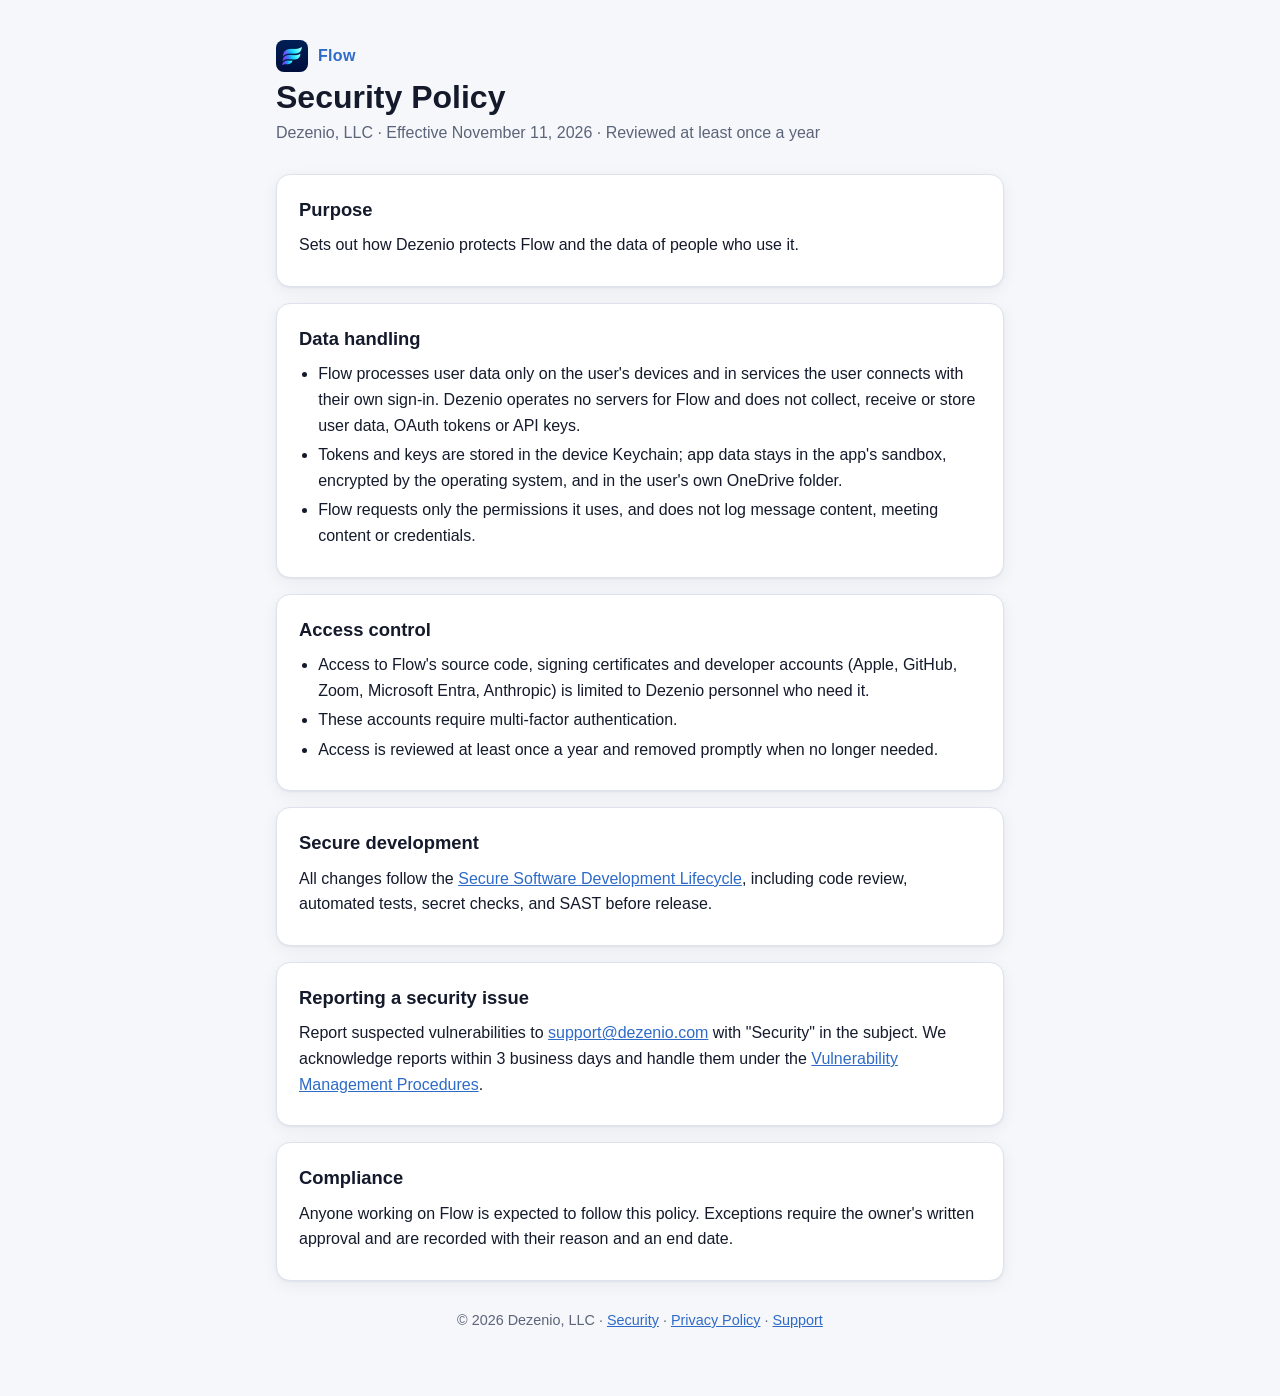
<file: security/security-policy.html>
<!doctype html>
<html lang="en">
<head>
<meta charset="utf-8">
<meta name="referrer" content="no-referrer">
<meta http-equiv="Content-Security-Policy" content="default-src 'none'; style-src 'self'; img-src 'self'; script-src 'none'; base-uri 'none'; form-action 'none'; object-src 'none'">
<meta name="viewport" content="width=device-width, initial-scale=1">
<link rel="icon" href="../icon-64.png">
<link rel="apple-touch-icon" href="../icon-180.png">
<title>Flow Security Policy</title>
<link rel="stylesheet" href="../flow.css">
</head>
<body>
<main>
<header>
  <div class="brand"><img src="../icon-64.png" alt="" width="32" height="32"> Flow</div>
  <h1>Security Policy</h1>
  <p class="meta">Dezenio, LLC · Effective November 11, 2026 · Reviewed at least once a year</p>
</header>
<section>
  <h2>Purpose</h2>
  <p>Sets out how Dezenio protects Flow and the data of people who use it.</p>
</section>
<section>
  <h2>Data handling</h2>
  <ul>
    <li>Flow processes user data only on the user's devices and in services the user connects with their own sign-in. Dezenio operates no servers for Flow and does not collect, receive or store user data, OAuth tokens or API keys.</li>
    <li>Tokens and keys are stored in the device Keychain; app data stays in the app's sandbox, encrypted by the operating system, and in the user's own OneDrive folder.</li>
    <li>Flow requests only the permissions it uses, and does not log message content, meeting content or credentials.</li>
  </ul>
</section>
<section>
  <h2>Access control</h2>
  <ul>
    <li>Access to Flow's source code, signing certificates and developer accounts (Apple, GitHub, Zoom, Microsoft Entra, Anthropic) is limited to Dezenio personnel who need it.</li>
    <li>These accounts require multi-factor authentication.</li>
    <li>Access is reviewed at least once a year and removed promptly when no longer needed.</li>
  </ul>
</section>
<section>
  <h2>Secure development</h2>
  <p>All changes follow the <a href="ssdlc">Secure Software Development Lifecycle</a>, including code review, automated tests, secret checks, and SAST before release.</p>
</section>
<section>
  <h2>Reporting a security issue</h2>
  <p>Report suspected vulnerabilities to <a href="mailto:support@dezenio.com">support@dezenio.com</a> with "Security" in the subject. We acknowledge reports within 3 business days and handle them under the <a href="vulnerability-management">Vulnerability Management Procedures</a>.</p>
</section>

<section>
  <h2>Compliance</h2>
  <p>Anyone working on Flow is expected to follow this policy. Exceptions require the owner's written approval and are recorded with their reason and an end date.</p>
</section>
<footer>© 2026 Dezenio, LLC · <a href="./">Security</a> · <a href="../privacy">Privacy Policy</a> · <a href="../support">Support</a></footer>
</main>
</body>
</html>
</file>
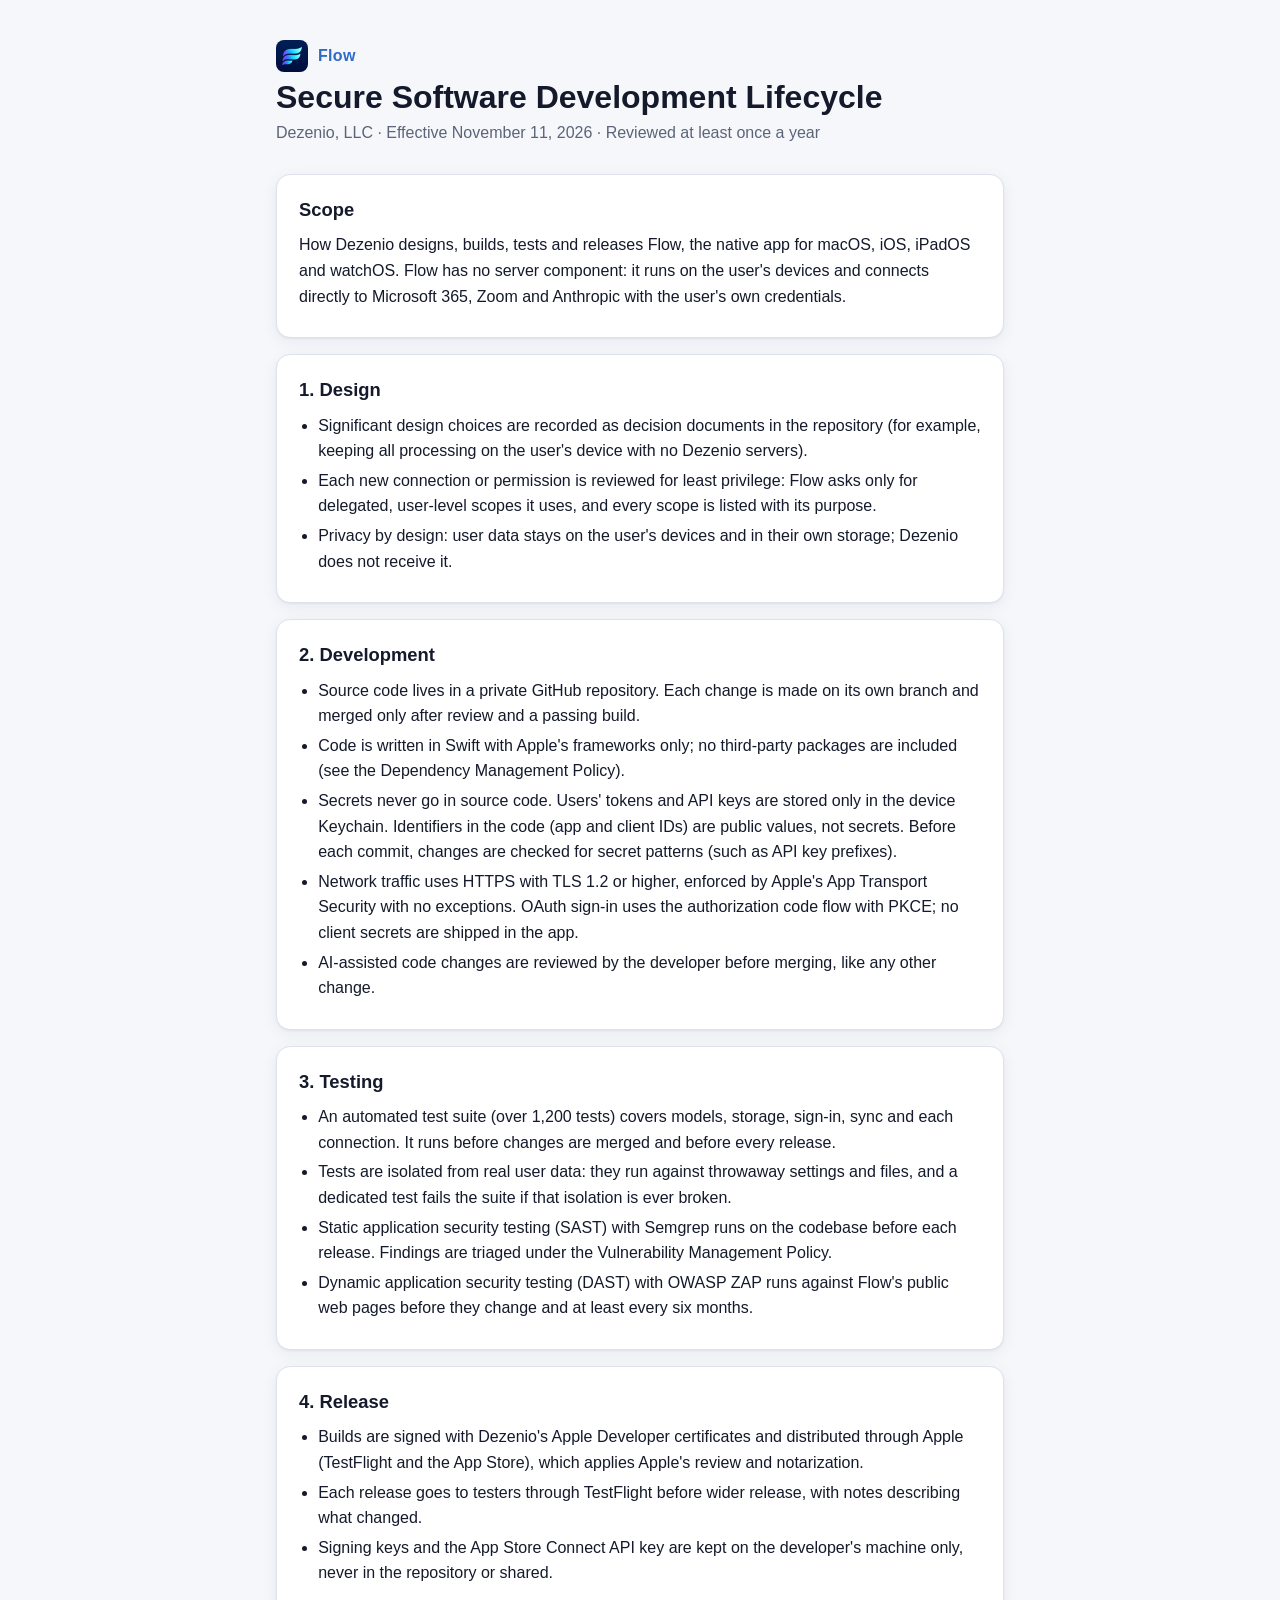
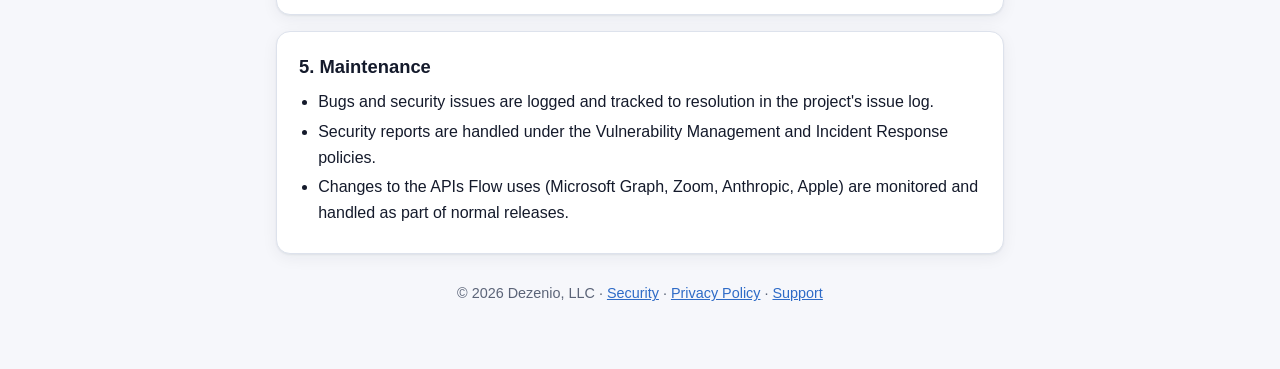
<file: security/ssdlc.html>
<!doctype html>
<html lang="en">
<head>
<meta charset="utf-8">
<meta name="referrer" content="no-referrer">
<meta http-equiv="Content-Security-Policy" content="default-src 'none'; style-src 'self'; img-src 'self'; script-src 'none'; base-uri 'none'; form-action 'none'; object-src 'none'">
<meta name="viewport" content="width=device-width, initial-scale=1">
<link rel="icon" href="../icon-64.png">
<link rel="apple-touch-icon" href="../icon-180.png">
<title>Flow Secure Development Lifecycle</title>
<link rel="stylesheet" href="../flow.css">
</head>
<body>
<main>
<header>
  <div class="brand"><img src="../icon-64.png" alt="" width="32" height="32"> Flow</div>
  <h1>Secure Software Development Lifecycle</h1>
  <p class="meta">Dezenio, LLC · Effective November 11, 2026 · Reviewed at least once a year</p>
</header>
<section>
  <h2>Scope</h2>
  <p>How Dezenio designs, builds, tests and releases Flow, the native app for macOS, iOS, iPadOS and watchOS. Flow has no server component: it runs on the user's devices and connects directly to Microsoft 365, Zoom and Anthropic with the user's own credentials.</p>
</section>
<section>
  <h2>1. Design</h2>
  <ul>
    <li>Significant design choices are recorded as decision documents in the repository (for example, keeping all processing on the user's device with no Dezenio servers).</li>
    <li>Each new connection or permission is reviewed for least privilege: Flow asks only for delegated, user-level scopes it uses, and every scope is listed with its purpose.</li>
    <li>Privacy by design: user data stays on the user's devices and in their own storage; Dezenio does not receive it.</li>
  </ul>
</section>
<section>
  <h2>2. Development</h2>
  <ul>
    <li>Source code lives in a private GitHub repository. Each change is made on its own branch and merged only after review and a passing build.</li>
    <li>Code is written in Swift with Apple's frameworks only; no third-party packages are included (see the Dependency Management Policy).</li>
    <li>Secrets never go in source code. Users' tokens and API keys are stored only in the device Keychain. Identifiers in the code (app and client IDs) are public values, not secrets. Before each commit, changes are checked for secret patterns (such as API key prefixes).</li>
    <li>Network traffic uses HTTPS with TLS 1.2 or higher, enforced by Apple's App Transport Security with no exceptions. OAuth sign-in uses the authorization code flow with PKCE; no client secrets are shipped in the app.</li>
    <li>AI-assisted code changes are reviewed by the developer before merging, like any other change.</li>
  </ul>
</section>
<section>
  <h2>3. Testing</h2>
  <ul>
    <li>An automated test suite (over 1,200 tests) covers models, storage, sign-in, sync and each connection. It runs before changes are merged and before every release.</li>
    <li>Tests are isolated from real user data: they run against throwaway settings and files, and a dedicated test fails the suite if that isolation is ever broken.</li>
    <li>Static application security testing (SAST) with Semgrep runs on the codebase before each release. Findings are triaged under the Vulnerability Management Policy.</li>
    <li>Dynamic application security testing (DAST) with OWASP ZAP runs against Flow's public web pages before they change and at least every six months.</li>
  </ul>
</section>
<section>
  <h2>4. Release</h2>
  <ul>
    <li>Builds are signed with Dezenio's Apple Developer certificates and distributed through Apple (TestFlight and the App Store), which applies Apple's review and notarization.</li>
    <li>Each release goes to testers through TestFlight before wider release, with notes describing what changed.</li>
    <li>Signing keys and the App Store Connect API key are kept on the developer's machine only, never in the repository or shared.</li>
  </ul>
</section>
<section>
  <h2>5. Maintenance</h2>
  <ul>
    <li>Bugs and security issues are logged and tracked to resolution in the project's issue log.</li>
    <li>Security reports are handled under the Vulnerability Management and Incident Response policies.</li>
    <li>Changes to the APIs Flow uses (Microsoft Graph, Zoom, Anthropic, Apple) are monitored and handled as part of normal releases.</li>
  </ul>
</section>

<footer>© 2026 Dezenio, LLC · <a href="./">Security</a> · <a href="../privacy">Privacy Policy</a> · <a href="../support">Support</a></footer>
</main>
</body>
</html>
</file>
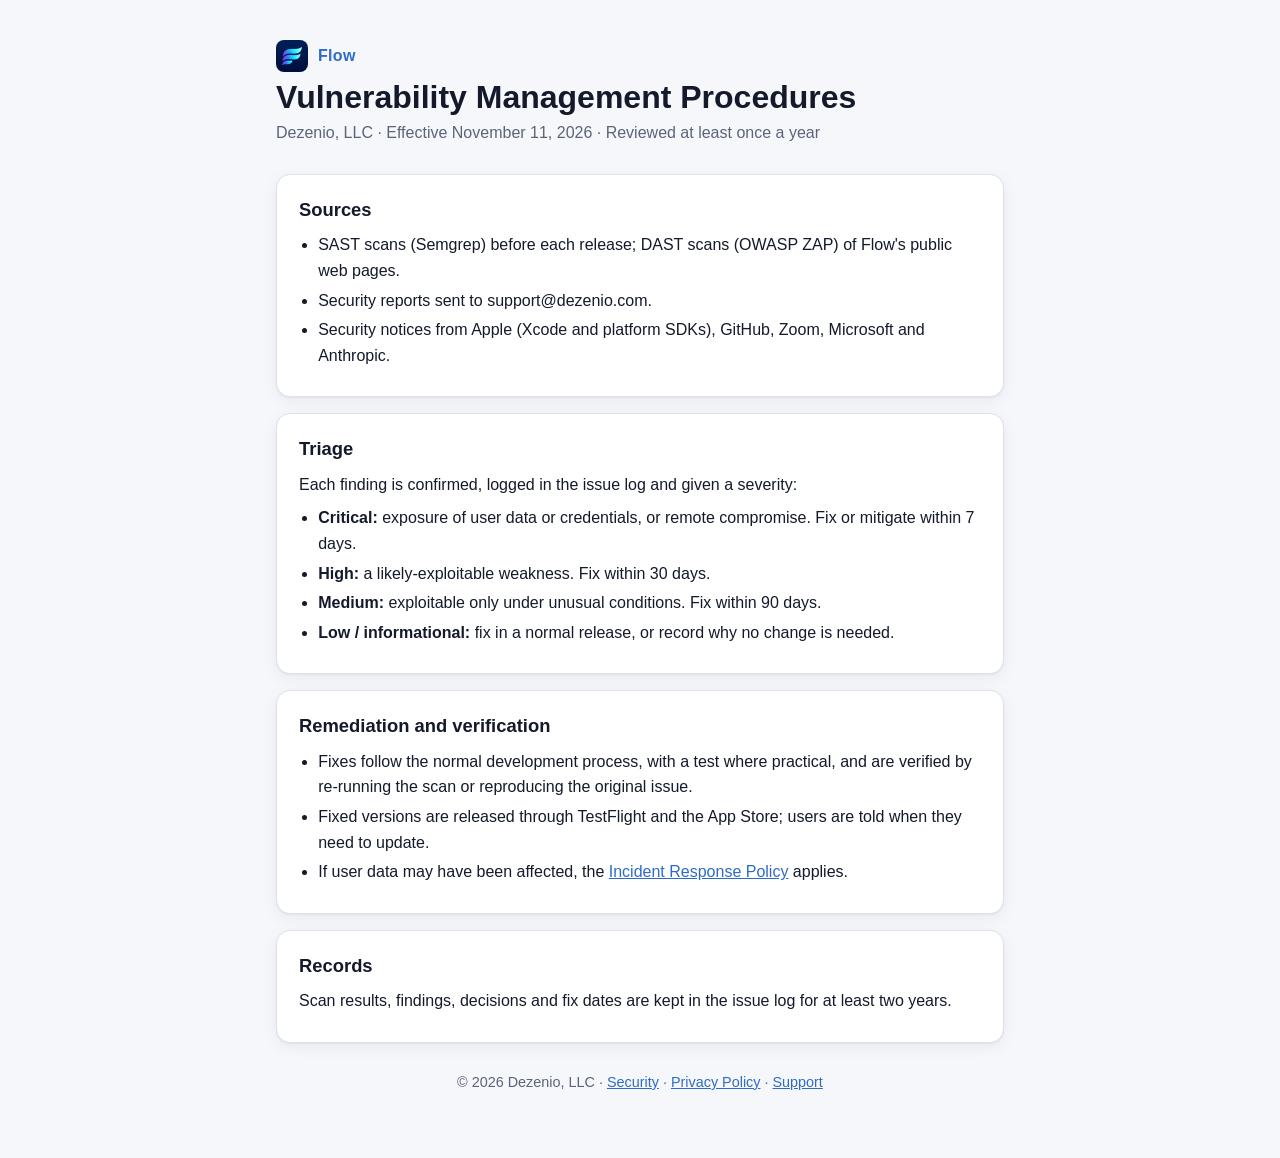
<file: security/vulnerability-management.html>
<!doctype html>
<html lang="en">
<head>
<meta charset="utf-8">
<meta name="referrer" content="no-referrer">
<meta http-equiv="Content-Security-Policy" content="default-src 'none'; style-src 'self'; img-src 'self'; script-src 'none'; base-uri 'none'; form-action 'none'; object-src 'none'">
<meta name="viewport" content="width=device-width, initial-scale=1">
<link rel="icon" href="../icon-64.png">
<link rel="apple-touch-icon" href="../icon-180.png">
<title>Flow Vulnerability Management</title>
<link rel="stylesheet" href="../flow.css">
</head>
<body>
<main>
<header>
  <div class="brand"><img src="../icon-64.png" alt="" width="32" height="32"> Flow</div>
  <h1>Vulnerability Management Procedures</h1>
  <p class="meta">Dezenio, LLC · Effective November 11, 2026 · Reviewed at least once a year</p>
</header>
<section>
  <h2>Sources</h2>
  <ul>
    <li>SAST scans (Semgrep) before each release; DAST scans (OWASP ZAP) of Flow's public web pages.</li>
    <li>Security reports sent to support@dezenio.com.</li>
    <li>Security notices from Apple (Xcode and platform SDKs), GitHub, Zoom, Microsoft and Anthropic.</li>
  </ul>
</section>
<section>
  <h2>Triage</h2>
  <p>Each finding is confirmed, logged in the issue log and given a severity:</p>
  <ul>
    <li><strong>Critical:</strong> exposure of user data or credentials, or remote compromise. Fix or mitigate within 7 days.</li>
    <li><strong>High:</strong> a likely-exploitable weakness. Fix within 30 days.</li>
    <li><strong>Medium:</strong> exploitable only under unusual conditions. Fix within 90 days.</li>
    <li><strong>Low / informational:</strong> fix in a normal release, or record why no change is needed.</li>
  </ul>
</section>
<section>
  <h2>Remediation and verification</h2>
  <ul>
    <li>Fixes follow the normal development process, with a test where practical, and are verified by re-running the scan or reproducing the original issue.</li>
    <li>Fixed versions are released through TestFlight and the App Store; users are told when they need to update.</li>
    <li>If user data may have been affected, the <a href="incident-response">Incident Response Policy</a> applies.</li>
  </ul>
</section>

<section>
  <h2>Records</h2>
  <p>Scan results, findings, decisions and fix dates are kept in the issue log for at least two years.</p>
</section>
<footer>© 2026 Dezenio, LLC · <a href="./">Security</a> · <a href="../privacy">Privacy Policy</a> · <a href="../support">Support</a></footer>
</main>
</body>
</html>
</file>
<file: flow.css>
:root {
  --bg: #f6f7fb; --surface: #ffffff; --text: #141a2b; --muted: #5b6478; --border: #dde2ec;
  --accent: #2e6bc7; --accent-soft: #e6eefb; --radius: 14px;
  --shadow: 0 1px 2px rgba(20, 26, 43, .06), 0 4px 16px rgba(20, 26, 43, .06);
  color-scheme: light;
}
@media (prefers-color-scheme: dark) {
  :root:not([data-theme="light"]) {
    --bg: #0b1222; --surface: #131b2e; --text: #e8ecf6; --muted: #9aa5bd; --border: #26314d;
    --accent: #5fa0ff; --accent-soft: #18284a;
    --shadow: 0 1px 2px rgba(0, 0, 0, .3), 0 6px 20px rgba(0, 0, 0, .25);
    color-scheme: dark;
  }
}
:root[data-theme="dark"] {
  --bg: #0b1222; --surface: #131b2e; --text: #e8ecf6; --muted: #9aa5bd; --border: #26314d;
  --accent: #5fa0ff; --accent-soft: #18284a;
  --shadow: 0 1px 2px rgba(0, 0, 0, .3), 0 6px 20px rgba(0, 0, 0, .25);
  color-scheme: dark;
}
* { box-sizing: border-box; }
body {
  margin: 0; background: var(--bg); color: var(--text);
  font: 16px/1.6 -apple-system, BlinkMacSystemFont, "SF Pro Text", "Segoe UI", Roboto, Helvetica, Arial, sans-serif;
}
main { max-width: 760px; margin: 0 auto; padding: 40px 16px 64px; }
header { margin-bottom: 28px; }
.brand { font-weight: 700; color: var(--accent); letter-spacing: .02em; display: flex; align-items: center; gap: 10px; }
.brand img { border-radius: 8px; }
h1 { font-size: 2rem; line-height: 1.2; margin: 6px 0 4px; }
.meta { color: var(--muted); margin: 0; }
section {
  background: var(--surface); border: 1px solid var(--border); border-radius: var(--radius);
  box-shadow: var(--shadow); padding: 20px 22px; margin: 16px 0;
}
h2 { font-size: 1.15rem; margin: 0 0 8px; }
p, ul { margin: 8px 0; }
ul { padding-left: 1.2em; }
li { margin: 4px 0; }
a { color: var(--accent); }
.note { background: var(--accent-soft); border-radius: 10px; padding: 10px 14px; }
footer { color: var(--muted); font-size: .9rem; margin-top: 28px; text-align: center; }
</file>
